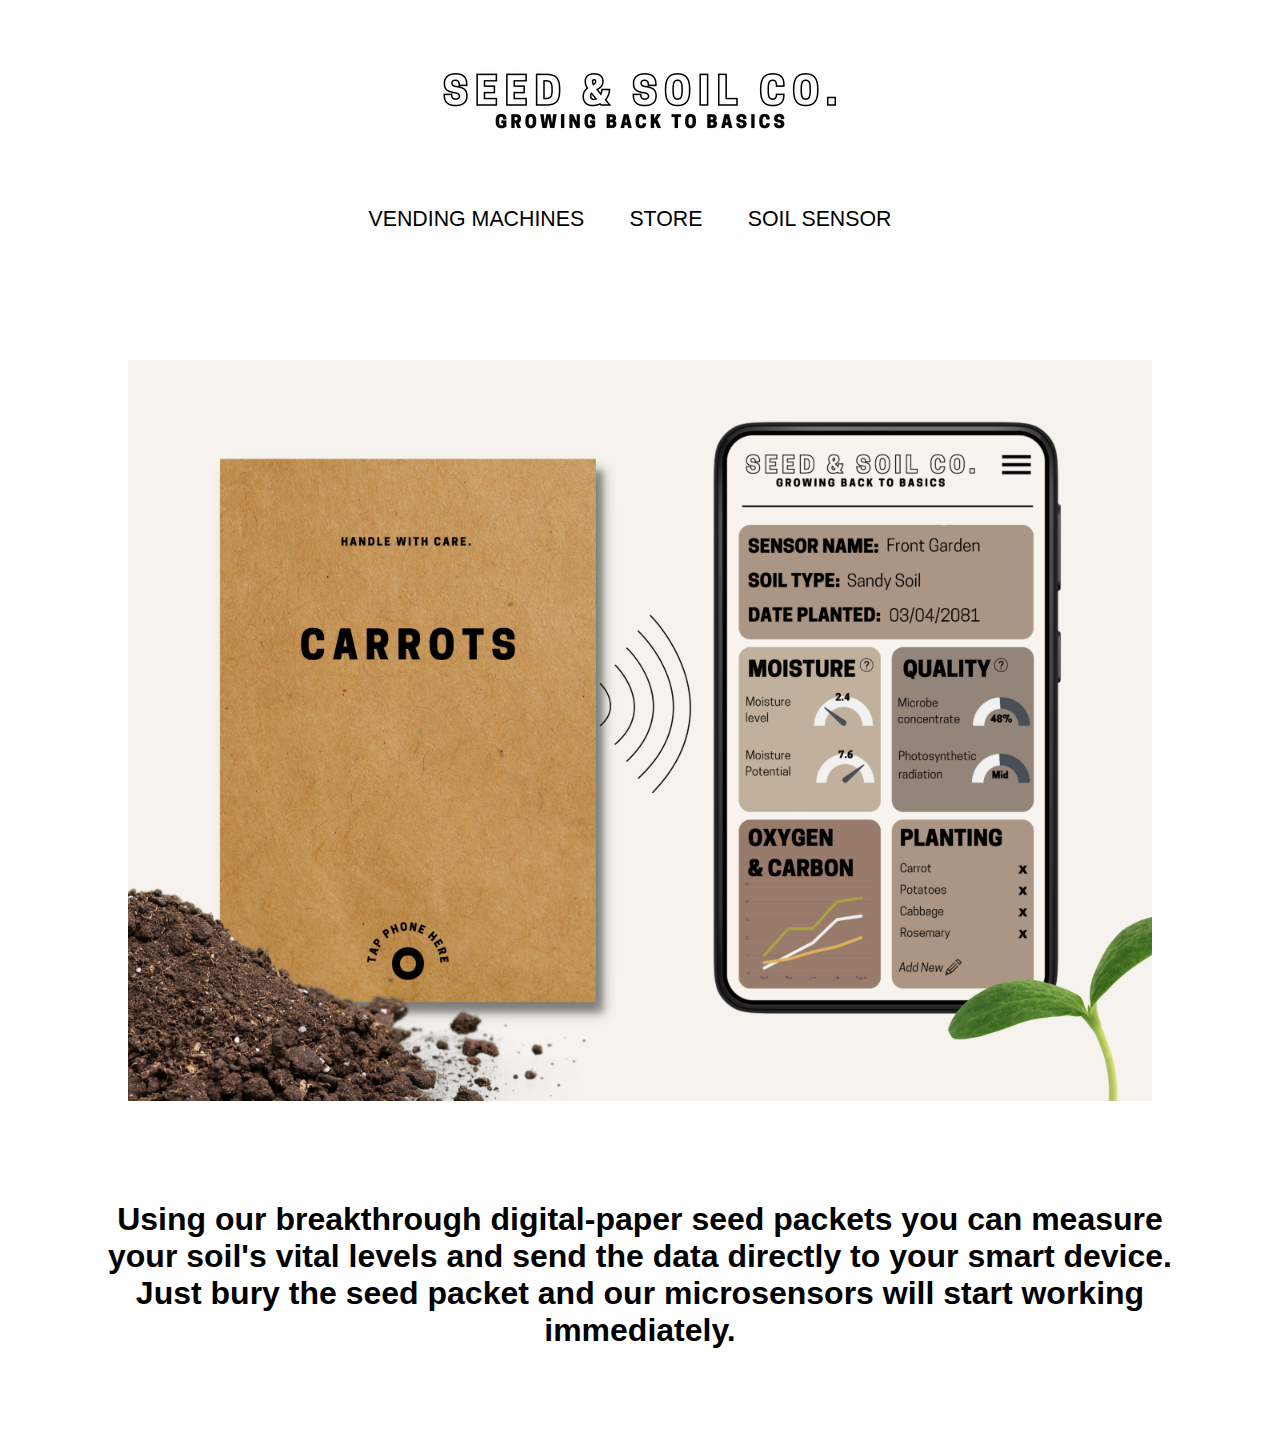
<file: sensor.html>
<!DOCTYPE html>
<html lang="en">

<head>
    <meta charset="UTF-8">
    <meta http-equiv="X-UA-Compatible" content="IE=edge">
    <meta name="viewport" content="width=device-width, initial-scale=1.0">
    <link rel="stylesheet" href="styles/style.css">
    <title>SEED & SOIL CO.</title>
</head>

<body>

    <section class="menu">
        <a class="logo" href="/index.html"><img class="logoImg" src="/assets/logo.png" alt=""></a>
        <hr>
        <nav>
            <ul>
                <li><a href="/index.html">VENDING MACHINES</a> </li>
                <li><a href="/store.html">STORE</a> </li>
                <li><a href="/sensor.html">SOIL SENSOR</a> </li>
            </ul>
        </nav>
    </section>

  

    <img class="store" src="/assets/sensordesign.png" alt="Supermarket Img">

    <h1 class="caption">Using our breakthrough digital-paper seed packets you can measure your soil's vital levels and send the data directly to your smart device. Just bury the seed packet and our microsensors will start working immediately.</h1>

    <script src="/js/app.js"></script>
</body>

</html>
</file>
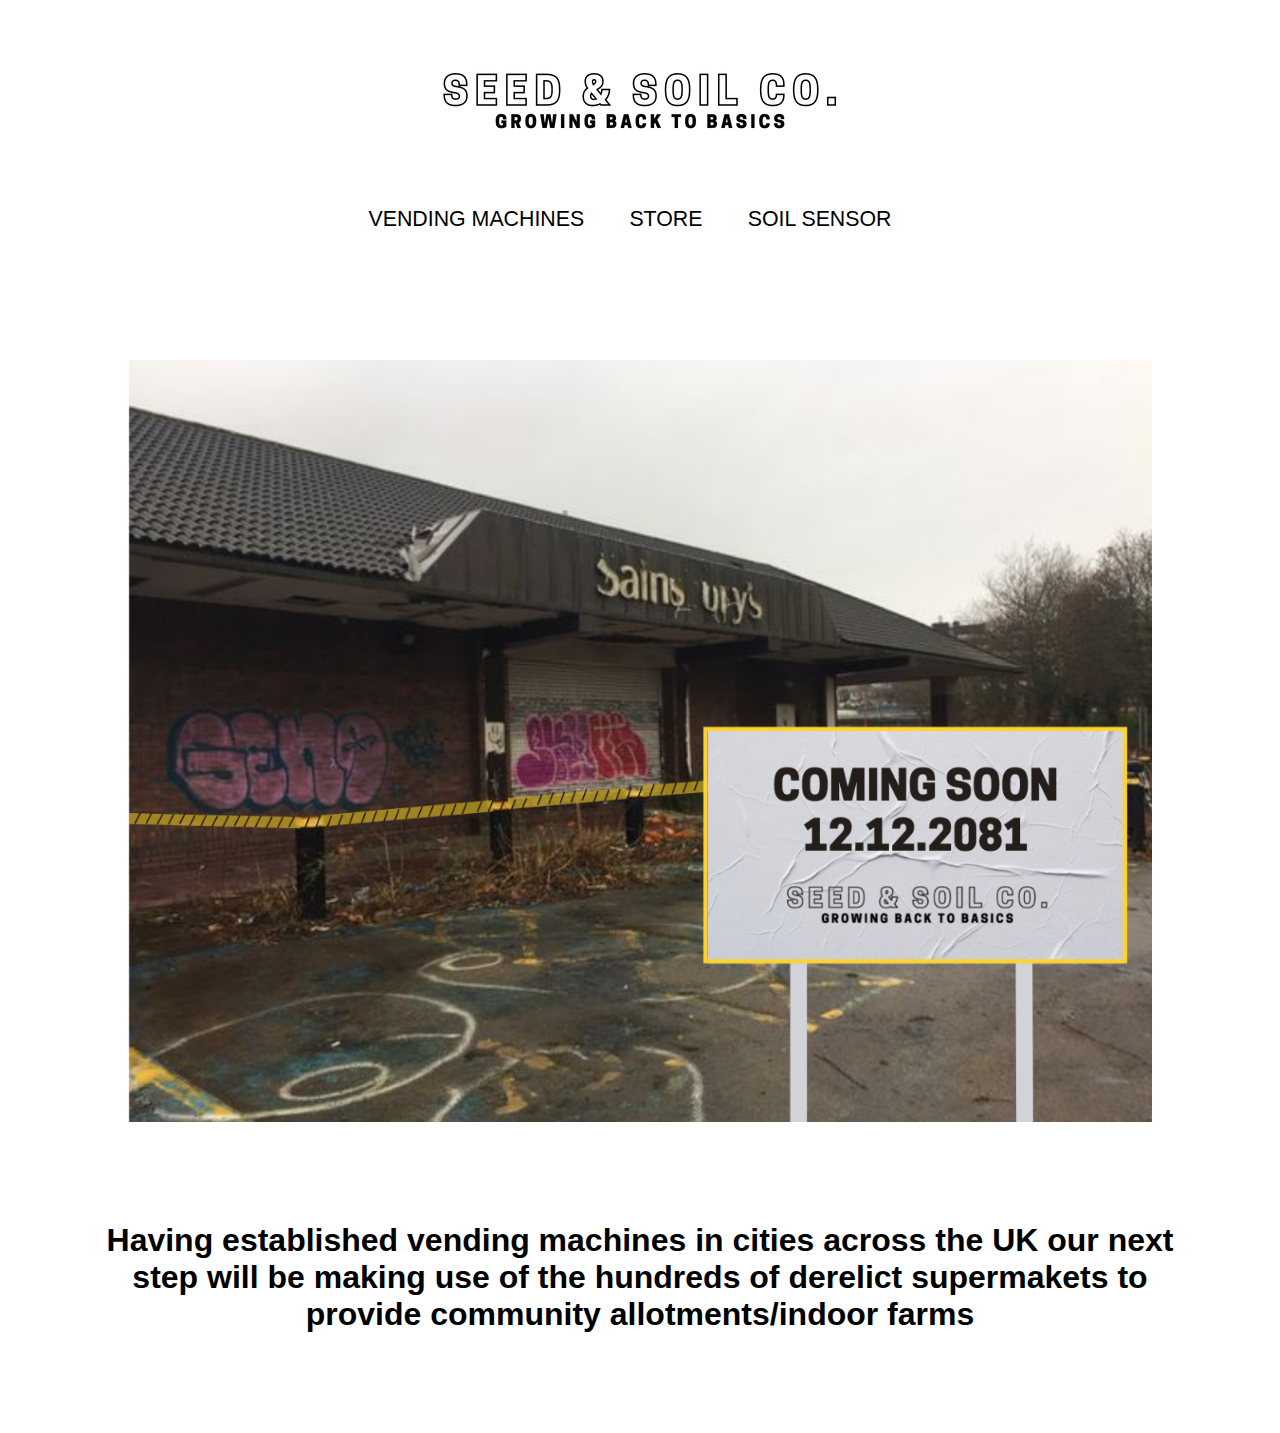
<file: store.html>
<!DOCTYPE html>
<html lang="en">

<head>
    <meta charset="UTF-8">
    <meta http-equiv="X-UA-Compatible" content="IE=edge">
    <meta name="viewport" content="width=device-width, initial-scale=1.0">
    <link rel="stylesheet" href="styles/style.css">
    <title>SEED & SOIL CO.</title>
</head>

<body>

    <section class="menu">
        <a class="logo" href="/index.html"><img class="logoImg" src="/assets/logo.png" alt=""></a>
        <hr>
        <nav>
            <ul>
                <li><a href="/index.html">VENDING MACHINES</a> </li>
                <li><a href="/store.html">STORE</a> </li>
                <li><a href="/sensor.html">SOIL SENSOR</a> </li>
            </ul>
        </nav>
    </section>

  

<img class="store" src="/assets/storeImg.png" alt="Supermarket Img">

<h1 class="caption">Having established vending machines in cities across the UK our next step will be making use of the hundreds of derelict supermakets to provide community allotments/indoor farms</h1>

    <script src="/js/app.js"></script>
</body>

</html>
</file>
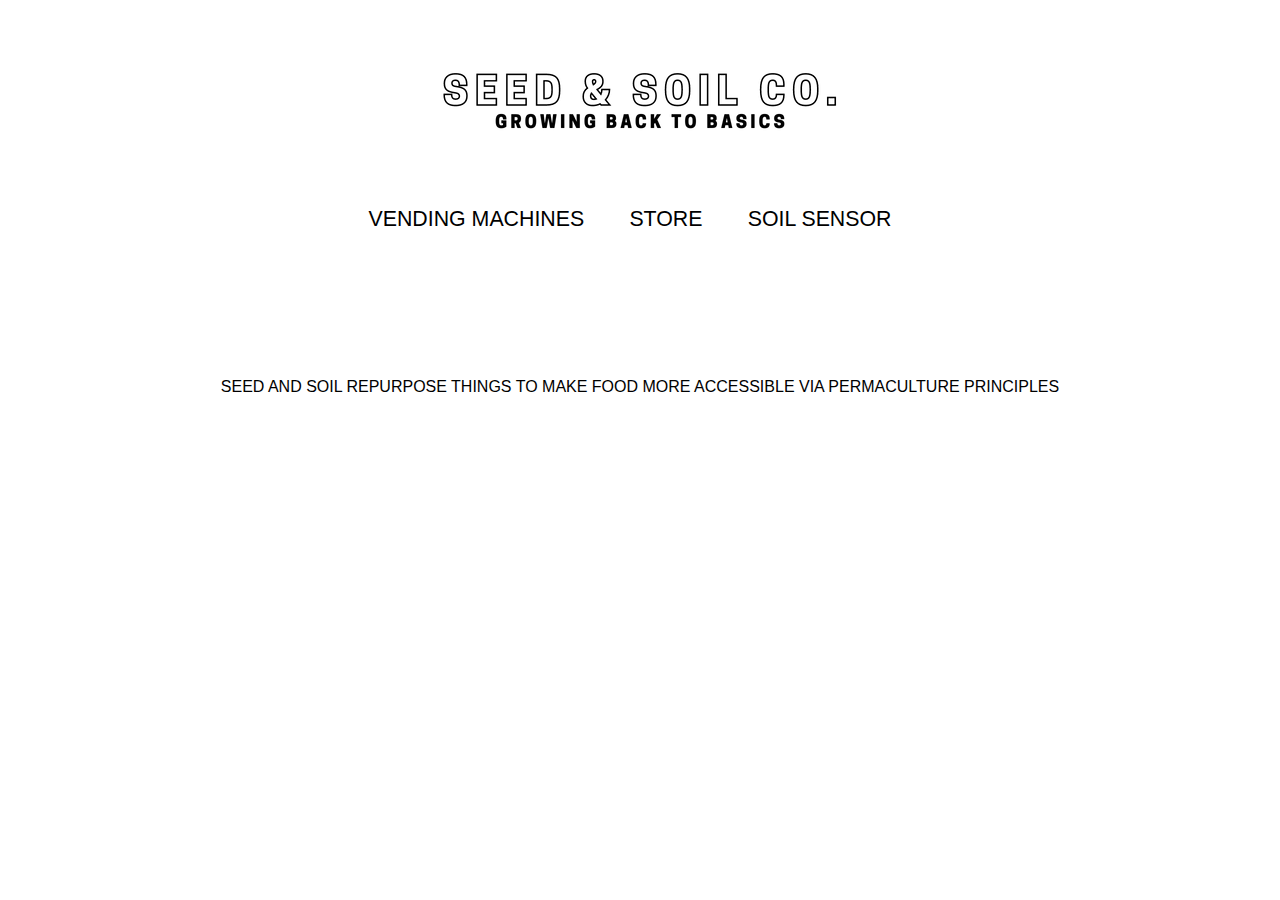
<file: vendingMachine.html>
<!DOCTYPE html>
<html lang="en">

<head>
    <meta charset="UTF-8">
    <meta http-equiv="X-UA-Compatible" content="IE=edge">
    <meta name="viewport" content="width=device-width, initial-scale=1.0">
    <link rel="stylesheet" href="/styles/style.css">
    <title>Seed & Soil Co.</title>
</head>

<body>
    <section class="menu">
        <a class="logo" href="/index.html"><img class="logoImg" src="/assets/logo.png" alt=""></a>
        <hr>
        <nav>
            <ul>
                <li><a href="/vendingMachine.html">VENDING MACHINES</a> </li>
                <li><a href="/store.html">STORE</a> </li>
                <li><a href="/sensor.html">SOIL SENSOR</a> </li>
            </ul>
        </nav>
    </section>
    <div class="welcome">
        <br>
        <p>SEED AND SOIL REPURPOSE THINGS TO MAKE FOOD MORE ACCESSIBLE VIA PERMACULTURE PRINCIPLES</p>
    </div>
    <script src="/js/app.js"></script>
</body>

</html>
</file>
<file: styles/style.css>
*{  margin: 0;
    padding: 0;
    border: 0;
    box-sizing: border-box;}

.name{
    margin-top: 3vh;
    font-size: 42pt;
    text-align: center;
    position: relative;
    font-family: 'Cooper Hewitt', Helvetica;
    font-weight: Bold !important;
}

.menu{
    height: 40vh;
    width: 100%;
    padding-top: 3vh;
    background-color: rgb(255, 255, 255);

}


.fixedMenu{
    position: fixed;
    top: 0;
    left: 0;
}

nav {
    width: 100%;
    height: 100px;
    margin-top: 30px;
    position: relative;
    text-align: center;
    font-family: "Cooper Hewitt", Helvetica;
    padding-right: 20px;
}


ul li {
   list-style: none; 
   display: inline-block;
}

ul li a{
    display: block;
    text-decoration: none;
    font-size: 16pt;
    color: black;
    /*space between words in menu*/
    padding: 0 60px;
}

ul li a:hover {
    color: grey;
    text-decoration: underline;
}

/* Slideshow container */
.slideshow-container {
    max-width: 500px;
    position: relative;
    margin: auto;
  }
  
  /* Hide the images by default */
  .mySlides {
    display: none;
  }
  
  /* Next & previous buttons */
  .prev, .next {
    cursor: pointer;
    position: absolute;
    top: 50%;
    width: auto;
    margin-top: -22px;
    padding: 16px;
    color: white;
    font-weight: bold;
    font-size: 18px;
    transition: 0.6s ease;
    border-radius: 0 3px 3px 0;
    user-select: none;
  }
  
  /* Position the "next button" to the right */
  .next {
    right: 0;
    border-radius: 3px 0 0 3px;
  }
  
  /* On hover, add a black background color with a little bit see-through */
 /*  .prev:hover, .next:hover {
    background-color: rgba(0,0,0,0.8);
  }
   */
  /* Caption text */
  .text {
    color: #f2f2f2;
    font-size: 15px;
    padding: 8px 12px;
    position: absolute;
    bottom: 8px;
    width: 100%;
    text-align: center;
    background-color: rgb(0, 0, 0);
    font-family: 'Cooper Hewitt', Helvetica;
  }
  
  /* Number text (1/3 etc) */
  .numbertext {
    color: #f2f2f2;
    font-size: 12px;
    padding: 8px 12px;
    position: absolute;
    top: 0;
  }
  
  /* The dots/bullets/indicators */
  .dot {
    cursor: pointer;
    height: 15px;
    width: 15px;
    margin: 0 2px;
    background-color: #bbb;
    border-radius: 50%;
    display: inline-block;
    transition: background-color 0.6s ease;
  }
  
  .active, .dot:hover {
    background-color: #717171;
  }
  
  /* Fading animation */
  /* .fade {
    -webkit-animation-name: fade;
    -webkit-animation-duration: 1.5s;
    animation-name: fade;
    animation-duration: 1.5s;
  } */
  
  @-webkit-keyframes fade {
    from {opacity: .4}
    to {opacity: 1}
  }
  
  @keyframes fade {
    from {opacity: .4}
    to {opacity: 1}
  }

  .welcome{
    justify-content: center;
    text-align: center;
    font-family: 'Cooper Hewitt', 'Helvetica';
  }

  .logo{
    text-decoration: none;
    color: black;
  }

.logoImg{
  justify-content: center;
  display: block;
  margin-left: auto;
  margin-right: auto;
}

.mapImg{
  justify-content: center;
  display: block;
  margin-left: auto;
  margin-right: auto;
  width: 70%;
  height: auto;
}

.store{
  justify-content: center;
  display: block;
  margin-left: auto;
  margin-right: auto;
  width: 80%;
  height: auto;
}

.caption{
  justify-content: center;
  text-align: center;
  font-family: 'Cooper Hewitt', 'Helvetica';
  margin: 100px 100px 100px 100px;
}

  /* Extra small devices (phones, 600px and down) */
@media only screen and (max-width: 600px) {

  .name{
    font-size: 26pt;
  }

  .menu{
    height: 30vh;
  }

  .nav{
    margin-bottom: 0;
  }

  ul li a{
    font-size: 11pt;
    padding: 0 10px;
  }

  .logoImg{

    justify-content: center;
    width: 80%;
    height: auto;
    margin-left: auto;
    margin-right: auto;
  }
}

@media only screen and (min-width: 600px) {

  .name{
    font-size: 26pt;
  }

  .menu{
    height: 35vh;
  }

  ul li a{
    font-size: 13pt;
    padding: 0 10px;
  }
}

/* Medium devices (landscape tablets, 768px and up) */
@media only screen and (min-width: 768px) {
  .name{
    font-size: 32pt;
  }

  .menu{
    height: 35vh;
  }

  ul li a{
    font-size: 14pt;
    padding: 0 10px;
  }
}

@media only screen and (max-width: 768px) {
  .caption{
    font-size: 14pt;
  }
}

@media only screen and (max-width: 400px) {
  .caption{
    font-size: 8pt;
  }
}

/* Large devices (laptops/desktops, 992px and up) */
@media only screen and (min-width: 992px) {
  .name{
    font-size: 36pt;
  }

  .menu{
    font-size: 14pt;
    height: 35vh;
  }

  ul li a{
    font-size: 14pt;
    padding: 0 10px;
  }

  
}

/* Extra large devices (large laptops and desktops, 1200px and up) */
@media only screen and (min-width: 1200px) {

    .name{
      font-size: 42pt;
    }
  
    .menu{
      height: 40vh;
    }
  
    ul li a{
      font-size: 16pt;
      padding: 0 20px;
    }
  
}
</file>
